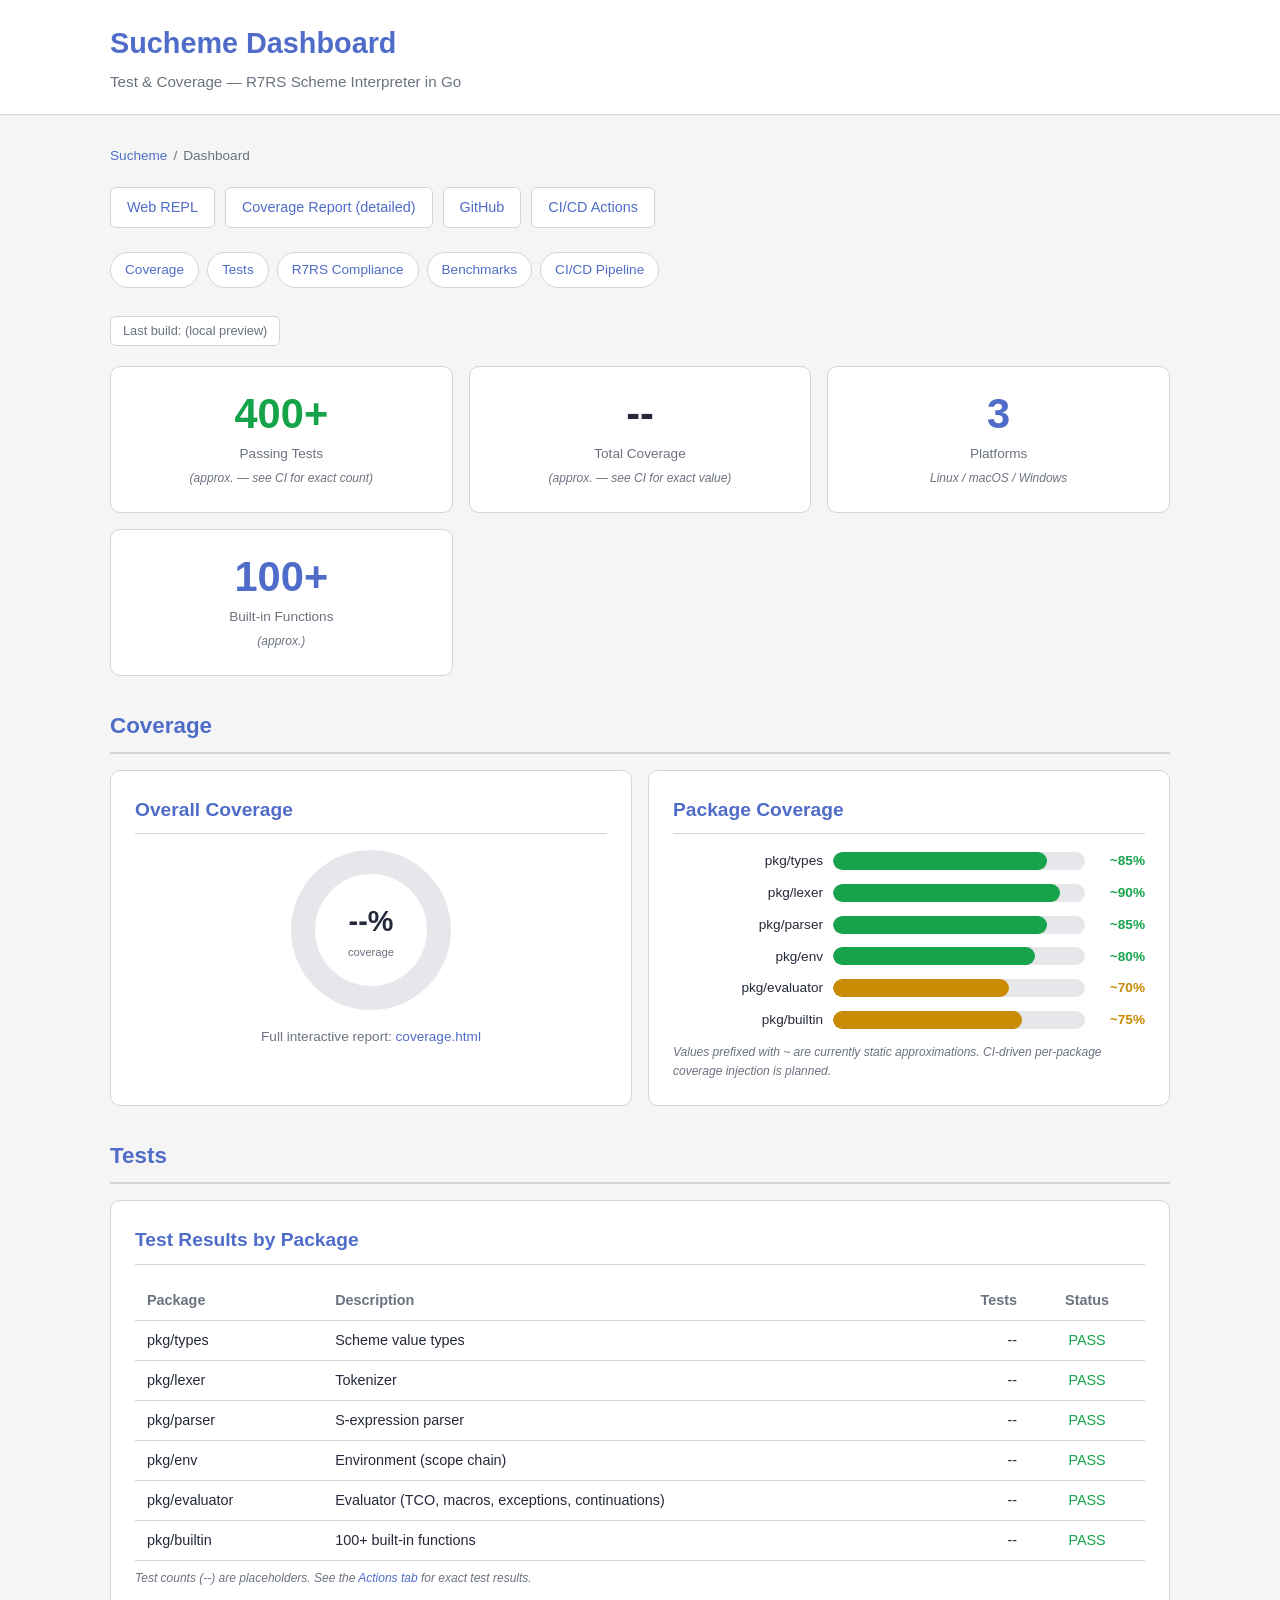
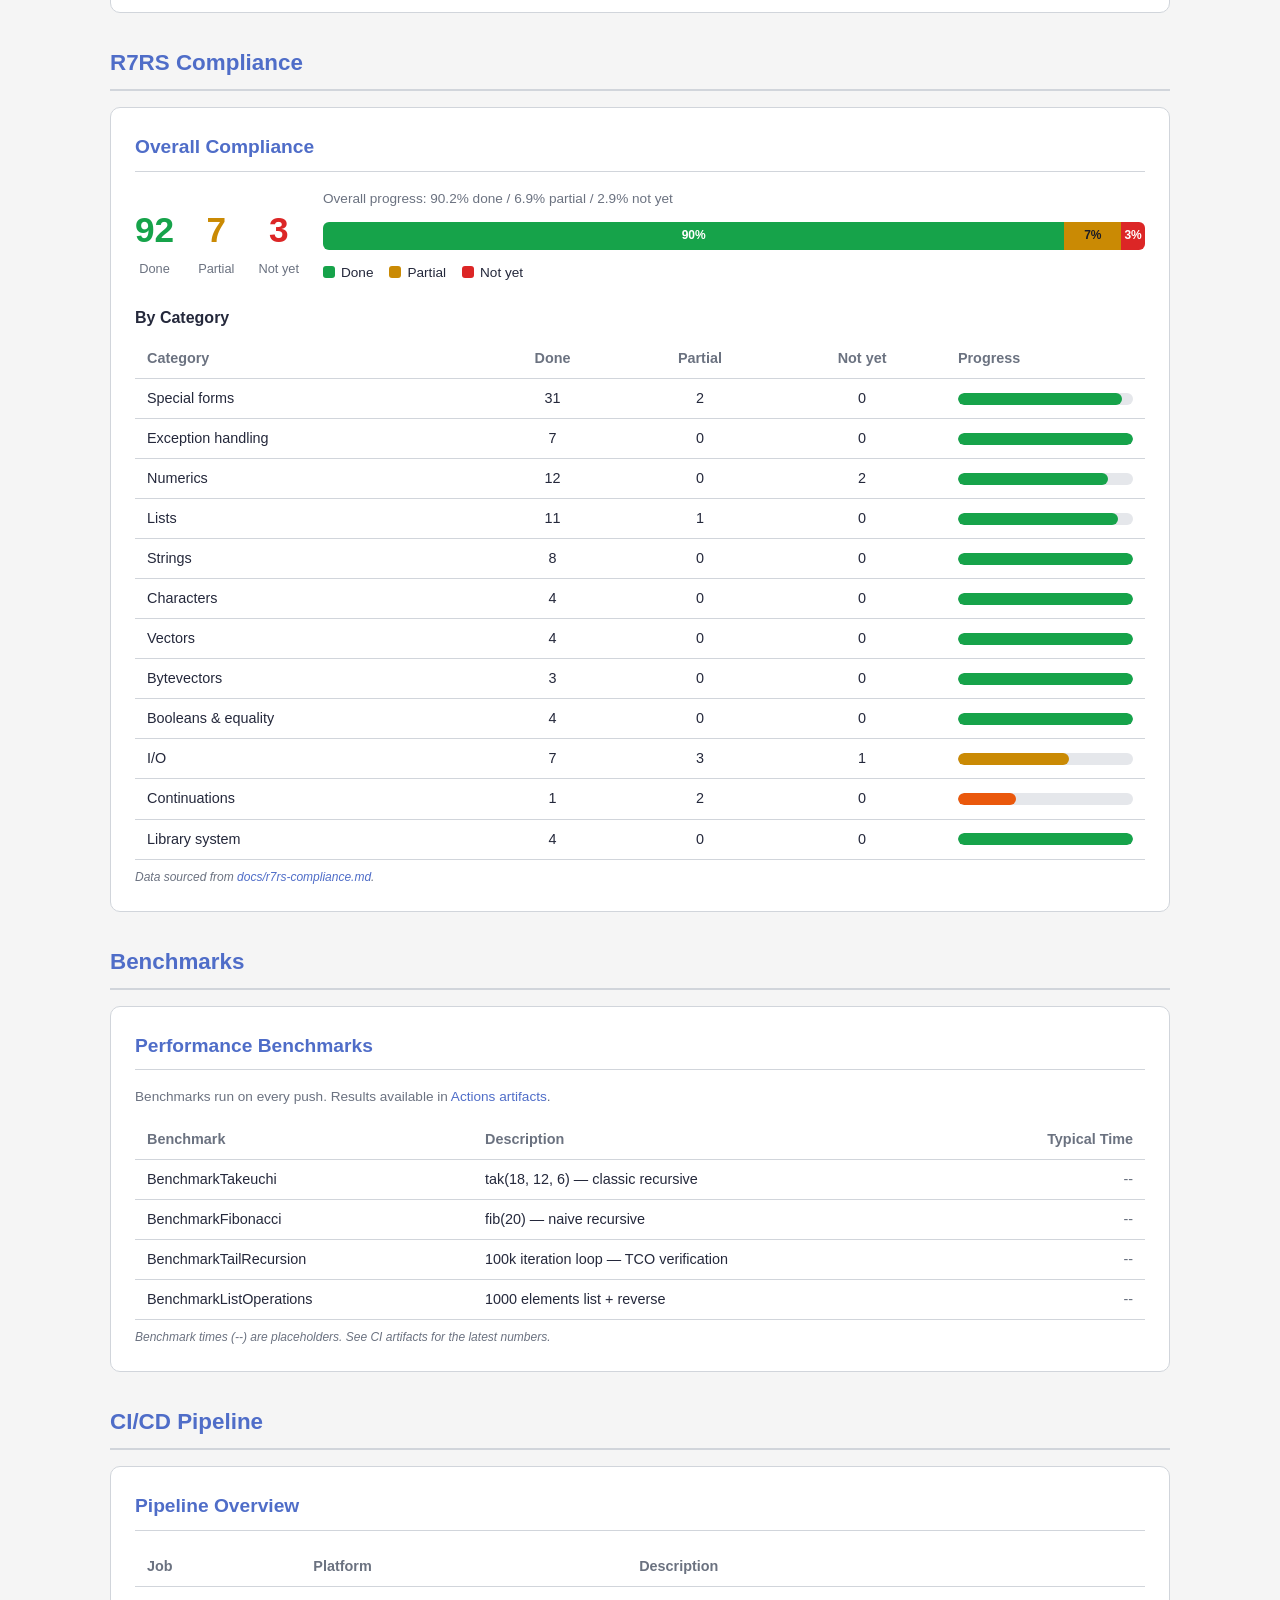
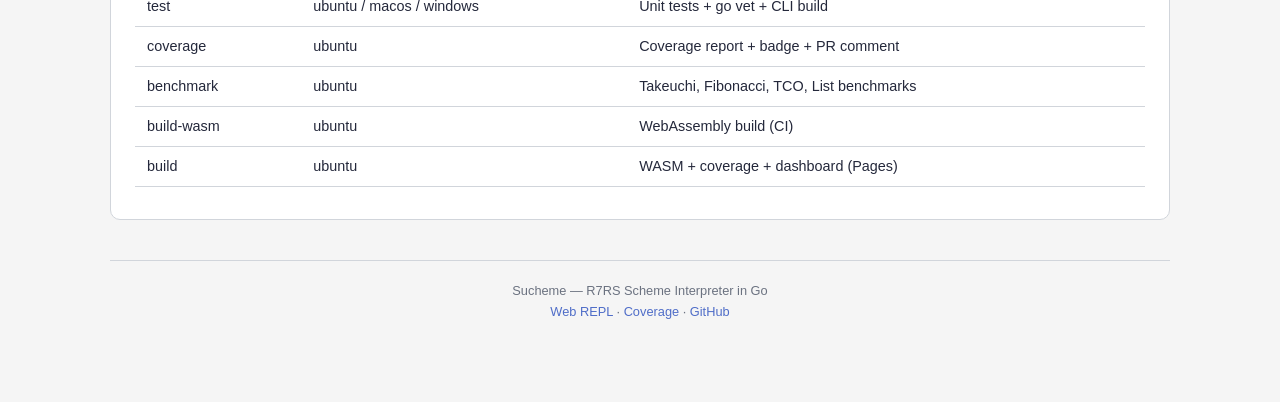
<file: web-ui/dashboard.html>
<!DOCTYPE html>
<html lang="en">
<head>
  <meta charset="utf-8">
  <meta name="viewport" content="width=device-width, initial-scale=1">
  <title>Sucheme - Test & Coverage Dashboard</title>
  <style>
    /* ===== Theme variables (based on Web UI style.css palette) ===== */
    :root {
      --bg-primary: #1a1b26;
      --bg-secondary: #24283b;
      --bg-card: #1f2335;
      --text-primary: #c0caf5;
      --text-secondary: #565f89;
      --text-accent: #7aa2f7;
      --text-result: #9ece6a;
      --text-error: #f7768e;
      --text-warn: #e0af68;
      --text-orange: #ff9e64;
      --border-color: #3b4261;
      --btn-bg: #7aa2f7;
      --btn-hover: #89b4fa;
      --btn-text: #1a1b26;
      --bar-track: #30363d;
      --green: #9ece6a;
      --yellow: #e0af68;
      --orange: #ff9e64;
      --red: #f7768e;
      --blue: #7aa2f7;
    }

    @media (prefers-color-scheme: light) {
      :root {
        --bg-primary: #f5f5f5;
        --bg-secondary: #ffffff;
        --bg-card: #ffffff;
        --text-primary: #24283b;
        --text-secondary: #6b7280;
        --text-accent: #4f6dc8;
        --text-result: #16a34a;
        --text-error: #dc2626;
        --text-warn: #ca8a04;
        --text-orange: #ea580c;
        --border-color: #d1d5db;
        --btn-bg: #4f6dc8;
        --btn-hover: #6b85d6;
        --btn-text: #ffffff;
        --bar-track: #e5e7eb;
        --green: #16a34a;
        --yellow: #ca8a04;
        --orange: #ea580c;
        --red: #dc2626;
        --blue: #4f6dc8;
      }
    }

    /* ===== Reset & Base ===== */
    *, *::before, *::after { box-sizing: border-box; margin: 0; padding: 0; }

    body {
      font-family: -apple-system, BlinkMacSystemFont, 'Segoe UI', Roboto, Helvetica, Arial, sans-serif;
      background: var(--bg-primary);
      color: var(--text-primary);
      min-height: 100vh;
      line-height: 1.6;
    }

    a { color: var(--text-accent); text-decoration: none; }
    a:hover { text-decoration: underline; }

    .container { max-width: 1100px; margin: 0 auto; padding: 0 20px 60px; }

    /* ===== Header ===== */
    .header {
      background: var(--bg-secondary);
      border-bottom: 1px solid var(--border-color);
      padding: 20px 0;
      margin-bottom: 30px;
    }
    .header-inner {
      max-width: 1100px;
      margin: 0 auto;
      padding: 0 20px;
    }
    .header h1 {
      font-size: 1.8em;
      color: var(--text-accent);
      margin-bottom: 4px;
    }
    .header .subtitle {
      color: var(--text-secondary);
      font-size: 0.95em;
    }

    /* ===== Breadcrumb ===== */
    .breadcrumb {
      display: flex;
      align-items: center;
      gap: 6px;
      font-size: 0.85em;
      color: var(--text-secondary);
      margin-bottom: 20px;
    }
    .breadcrumb a { color: var(--text-accent); }
    .breadcrumb .sep { color: var(--text-secondary); }

    /* ===== Nav links ===== */
    .nav-links {
      display: flex;
      flex-wrap: wrap;
      gap: 10px;
      margin-bottom: 24px;
    }
    .nav-links a {
      padding: 8px 16px;
      background: var(--bg-secondary);
      border: 1px solid var(--border-color);
      border-radius: 6px;
      font-size: 0.9em;
      transition: background 0.15s;
    }
    .nav-links a:hover { background: var(--border-color); text-decoration: none; }

    /* Page-internal anchors */
    .anchor-links {
      display: flex;
      flex-wrap: wrap;
      gap: 8px;
      margin-bottom: 28px;
    }
    .anchor-links a {
      padding: 6px 14px;
      background: var(--bg-card);
      border: 1px solid var(--border-color);
      border-radius: 20px;
      font-size: 0.85em;
    }
    .anchor-links a:hover { background: var(--border-color); text-decoration: none; }

    /* ===== Grid layout ===== */
    .grid {
      display: grid;
      grid-template-columns: repeat(auto-fit, minmax(260px, 1fr));
      gap: 16px;
      margin-bottom: 28px;
    }
    .grid-2col {
      display: grid;
      grid-template-columns: 1fr 1fr;
      gap: 16px;
      margin-bottom: 28px;
    }
    @media (max-width: 700px) {
      .grid-2col { grid-template-columns: 1fr; }
    }

    /* ===== Card ===== */
    .card {
      background: var(--bg-card);
      border: 1px solid var(--border-color);
      border-radius: 10px;
      padding: 24px;
    }
    .card h3 {
      color: var(--text-accent);
      font-size: 1.2em;
      margin-bottom: 16px;
      border-bottom: 1px solid var(--border-color);
      padding-bottom: 8px;
    }
    .card h4 {
      color: var(--text-primary);
      font-size: 1em;
      margin: 12px 0 8px;
    }

    /* ===== Utility classes (reduce inline styles) ===== */
    .muted-text {
      font-size: 0.85em;
      color: var(--text-secondary);
    }
    .card-note {
      font-size: 0.75em;
      color: var(--text-secondary);
      margin-top: 8px;
      font-style: italic;
    }
    .card-note-lg {
      font-size: 0.75em;
      color: var(--text-secondary);
      margin-top: 12px;
      font-style: italic;
    }
    .card-spaced {
      margin-bottom: 28px;
    }
    .text-right { text-align: right; }
    .text-center { text-align: center; }
    .r7rs-summary {
      display: flex;
      align-items: center;
      gap: 24px;
      flex-wrap: wrap;
      margin-bottom: 12px;
    }
    .r7rs-count {
      text-align: center;
    }
    .r7rs-count-value {
      font-size: 2.2em;
      font-weight: 700;
    }
    .r7rs-count-label {
      font-size: 0.8em;
      color: var(--text-secondary);
    }
    .r7rs-bar-area {
      flex: 1;
      min-width: 200px;
    }
    .bench-desc {
      margin-bottom: 12px;
    }
    .td-muted {
      color: var(--text-secondary);
    }
    .td-pass {
      color: var(--green);
    }

    /* ===== Stat cards (hero numbers) ===== */
    .stat-card {
      background: var(--bg-card);
      border: 1px solid var(--border-color);
      border-radius: 10px;
      padding: 24px;
      text-align: center;
    }
    .stat-value {
      font-size: 2.6em;
      font-weight: 700;
      line-height: 1.1;
    }
    .stat-label {
      color: var(--text-secondary);
      font-size: 0.85em;
      margin-top: 6px;
    }
    .stat-note {
      color: var(--text-secondary);
      font-size: 0.75em;
      margin-top: 4px;
      font-style: italic;
    }
    .color-green  { color: var(--green); }
    .color-blue   { color: var(--blue); }
    .color-yellow { color: var(--yellow); }
    .color-orange { color: var(--orange); }
    .color-red    { color: var(--red); }

    /* ===== Donut chart (CSS conic-gradient, set dynamically via minimal JS) ===== */
    .donut-container {
      display: flex;
      flex-direction: column;
      align-items: center;
      gap: 16px;
    }
    .donut {
      width: 160px;
      height: 160px;
      border-radius: 50%;
      position: relative;
      /* Default track background; JS overrides with colored conic-gradient when data is available */
      background: conic-gradient(var(--bar-track) 0turn 1turn);
    }
    .donut-hole {
      position: absolute;
      top: 24px; left: 24px;
      width: 112px; height: 112px;
      border-radius: 50%;
      background: var(--bg-card);
      display: flex;
      align-items: center;
      justify-content: center;
      flex-direction: column;
    }
    .donut-pct {
      font-size: 1.8em;
      font-weight: 700;
      color: var(--text-primary);
    }
    .donut-label {
      font-size: 0.7em;
      color: var(--text-secondary);
    }

    /* ===== Progress bars ===== */
    .progress-row {
      display: flex;
      align-items: center;
      gap: 10px;
      margin-bottom: 10px;
    }
    .progress-name {
      flex: 0 0 150px;
      font-size: 0.85em;
      text-align: right;
      color: var(--text-primary);
      overflow: hidden;
      text-overflow: ellipsis;
      white-space: nowrap;
    }
    .progress-bar-track {
      flex: 1;
      height: 18px;
      background: var(--bar-track);
      border-radius: 9px;
      overflow: hidden;
      position: relative;
    }
    .progress-bar-fill {
      height: 100%;
      border-radius: 9px;
      transition: width 0.5s ease;
    }
    .progress-pct {
      flex: 0 0 50px;
      font-size: 0.85em;
      font-weight: 600;
      text-align: right;
    }

    /* Progress bar color classes */
    .bar-green  { background: var(--green); }
    .bar-yellow { background: var(--yellow); }
    .bar-orange { background: var(--orange); }
    .bar-red    { background: var(--red); }
    .pct-green  { color: var(--green); }
    .pct-yellow { color: var(--yellow); }
    .pct-orange { color: var(--orange); }
    .pct-red    { color: var(--red); }
    .progress-bar-sm { height: 12px; }
    .bg-green  { background: var(--green); }
    .bg-yellow { background: var(--yellow); }
    .bg-red    { background: var(--red); }

    /* ===== Tables ===== */
    table { width: 100%; border-collapse: collapse; margin: 8px 0; }
    th, td { text-align: left; padding: 8px 12px; border-bottom: 1px solid var(--border-color); font-size: 0.9em; }
    th { color: var(--text-secondary); font-weight: 600; }

    /* ===== R7RS compliance stacked bar ===== */
    .stacked-bar {
      display: flex;
      height: 28px;
      border-radius: 6px;
      overflow: hidden;
      margin: 12px 0;
    }
    .stacked-bar > div { display: flex; align-items: center; justify-content: center; font-size: 0.75em; font-weight: 600; color: #fff; }
    .stacked-done    { background: var(--green); }
    .stacked-partial { background: var(--yellow); color: #1a1b26 !important; }
    .stacked-none    { background: var(--red); }

    .legend {
      display: flex;
      gap: 16px;
      flex-wrap: wrap;
      margin: 10px 0;
    }
    .legend-item {
      display: flex;
      align-items: center;
      gap: 6px;
      font-size: 0.85em;
    }
    .legend-dot {
      width: 12px;
      height: 12px;
      border-radius: 3px;
    }

    /* ===== Footer ===== */
    .footer {
      margin-top: 40px;
      padding: 20px 0;
      border-top: 1px solid var(--border-color);
      text-align: center;
      font-size: 0.8em;
      color: var(--text-secondary);
    }

    /* ===== Section heading ===== */
    .section-heading {
      color: var(--text-accent);
      font-size: 1.4em;
      margin: 32px 0 16px;
      padding-bottom: 8px;
      border-bottom: 2px solid var(--border-color);
      scroll-margin-top: 20px;
    }

    /* ===== Timestamp ===== */
    .timestamp {
      display: inline-block;
      background: var(--bg-secondary);
      border: 1px solid var(--border-color);
      border-radius: 6px;
      padding: 4px 12px;
      font-size: 0.8em;
      color: var(--text-secondary);
      margin-bottom: 20px;
    }
  </style>
</head>
<body>

  <!-- ===== Header ===== -->
  <div class="header">
    <div class="header-inner">
      <h1>Sucheme Dashboard</h1>
      <p class="subtitle">Test & Coverage &mdash; R7RS Scheme Interpreter in Go</p>
    </div>
  </div>

  <div class="container">

    <!-- Breadcrumb -->
    <nav class="breadcrumb" aria-label="Breadcrumb">
      <a href="index.html">Sucheme</a>
      <span class="sep">/</span>
      <span>Dashboard</span>
    </nav>

    <!-- Navigation links -->
    <div class="nav-links">
      <a href="index.html">Web REPL</a>
      <a href="coverage.html">Coverage Report (detailed)</a>
      <a href="https://github.com/suchi/sucheme-go">GitHub</a>
      <a href="https://github.com/suchi/sucheme-go/actions">CI/CD Actions</a>
    </div>

    <!-- Page-internal anchors -->
    <div class="anchor-links">
      <a href="#coverage">Coverage</a>
      <a href="#tests">Tests</a>
      <a href="#r7rs">R7RS Compliance</a>
      <a href="#benchmarks">Benchmarks</a>
      <a href="#cicd">CI/CD Pipeline</a>
    </div>

    <!-- Timestamp: injected by CI in pages.yml (see that file for implementation) -->
    <div class="timestamp" id="build-timestamp">Last build: __BUILD_TIMESTAMP__</div>

    <!-- ============================================================= -->
    <!-- Hero stat cards                                                -->
    <!-- ============================================================= -->
    <div class="grid">
      <div class="stat-card">
        <!-- TODO (CI integration): inject real test count via pages.yml using id="stat-tests" -->
        <div class="stat-value color-green" id="stat-tests">400+</div>
        <div class="stat-label">Passing Tests</div>
        <div class="stat-note">(approx. &mdash; see CI for exact count)</div>
      </div>
      <div class="stat-card">
        <!-- Coverage %: injected by CI in pages.yml -->
        <div class="stat-value" id="stat-coverage">--</div>
        <div class="stat-label">Total Coverage</div>
        <div class="stat-note">(approx. &mdash; see CI for exact value)</div>
      </div>
      <div class="stat-card">
        <div class="stat-value color-blue">3</div>
        <div class="stat-label">Platforms</div>
        <div class="stat-note">Linux / macOS / Windows</div>
      </div>
      <div class="stat-card">
        <!-- Static approximation -->
        <div class="stat-value color-blue">100+</div>
        <div class="stat-label">Built-in Functions</div>
        <div class="stat-note">(approx.)</div>
      </div>
    </div>

    <!-- ============================================================= -->
    <!-- SECTION: Coverage                                              -->
    <!-- ============================================================= -->
    <h2 class="section-heading" id="coverage">Coverage</h2>

    <div class="grid-2col">
      <!-- Donut chart -->
      <div class="card">
        <h3>Overall Coverage</h3>
        <div class="donut-container">
          <!-- Overall coverage: injected by CI in pages.yml -->
          <div class="donut" id="donut-chart">
            <div class="donut-hole">
              <span class="donut-pct" id="donut-pct">--%</span>
              <span class="donut-label">coverage</span>
            </div>
          </div>
          <p class="muted-text">
            Full interactive report: <a href="coverage.html">coverage.html</a>
          </p>
        </div>
      </div>

      <!-- Per-package progress bars -->
      <div class="card">
        <h3>Package Coverage</h3>
        <!-- TODO (CI integration): inject per-package coverage via pages.yml -->
        <div id="pkg-coverage-bars">
          <!-- These values are approximate defaults; CI should overwrite them -->
          <div class="progress-row">
            <span class="progress-name">pkg/types</span>
            <div class="progress-bar-track"><div class="progress-bar-fill bar-green" style="width:85%" id="cov-types"></div></div>
            <span class="progress-pct pct-green">~85%</span>
          </div>
          <div class="progress-row">
            <span class="progress-name">pkg/lexer</span>
            <div class="progress-bar-track"><div class="progress-bar-fill bar-green" style="width:90%" id="cov-lexer"></div></div>
            <span class="progress-pct pct-green">~90%</span>
          </div>
          <div class="progress-row">
            <span class="progress-name">pkg/parser</span>
            <div class="progress-bar-track"><div class="progress-bar-fill bar-green" style="width:85%" id="cov-parser"></div></div>
            <span class="progress-pct pct-green">~85%</span>
          </div>
          <div class="progress-row">
            <span class="progress-name">pkg/env</span>
            <div class="progress-bar-track"><div class="progress-bar-fill bar-green" style="width:80%" id="cov-env"></div></div>
            <span class="progress-pct pct-green">~80%</span>
          </div>
          <div class="progress-row">
            <span class="progress-name">pkg/evaluator</span>
            <div class="progress-bar-track"><div class="progress-bar-fill bar-yellow" style="width:70%" id="cov-evaluator"></div></div>
            <span class="progress-pct pct-yellow">~70%</span>
          </div>
          <div class="progress-row">
            <span class="progress-name">pkg/builtin</span>
            <div class="progress-bar-track"><div class="progress-bar-fill bar-yellow" style="width:75%" id="cov-builtin"></div></div>
            <span class="progress-pct pct-yellow">~75%</span>
          </div>
        </div>
        <p class="card-note-lg">
          Values prefixed with ~ are currently static approximations. CI-driven per-package coverage injection is planned.
        </p>
      </div>
    </div>

    <!-- ============================================================= -->
    <!-- SECTION: Tests                                                 -->
    <!-- ============================================================= -->
    <h2 class="section-heading" id="tests">Tests</h2>

    <div class="card card-spaced">
      <h3>Test Results by Package</h3>
      <!-- TODO (CI integration): inject per-package test counts via pages.yml -->
      <table>
        <thead>
          <tr>
            <th>Package</th>
            <th>Description</th>
            <th class="text-right">Tests</th>
            <th class="text-center">Status</th>
          </tr>
        </thead>
        <tbody id="test-table-body">
          <tr>
            <td>pkg/types</td>
            <td>Scheme value types</td>
            <td class="text-right">--</td>
            <td class="text-center td-pass">PASS</td>
          </tr>
          <tr>
            <td>pkg/lexer</td>
            <td>Tokenizer</td>
            <td class="text-right">--</td>
            <td class="text-center td-pass">PASS</td>
          </tr>
          <tr>
            <td>pkg/parser</td>
            <td>S-expression parser</td>
            <td class="text-right">--</td>
            <td class="text-center td-pass">PASS</td>
          </tr>
          <tr>
            <td>pkg/env</td>
            <td>Environment (scope chain)</td>
            <td class="text-right">--</td>
            <td class="text-center td-pass">PASS</td>
          </tr>
          <tr>
            <td>pkg/evaluator</td>
            <td>Evaluator (TCO, macros, exceptions, continuations)</td>
            <td class="text-right">--</td>
            <td class="text-center td-pass">PASS</td>
          </tr>
          <tr>
            <td>pkg/builtin</td>
            <td>100+ built-in functions</td>
            <td class="text-right">--</td>
            <td class="text-center td-pass">PASS</td>
          </tr>
        </tbody>
      </table>
      <p class="card-note">
        Test counts (--) are placeholders. See the
        <a href="https://github.com/suchi/sucheme-go/actions">Actions tab</a>
        for exact test results.
      </p>
    </div>

    <!-- ============================================================= -->
    <!-- SECTION: R7RS Compliance                                       -->
    <!-- ============================================================= -->
    <h2 class="section-heading" id="r7rs">R7RS Compliance</h2>

    <div class="card card-spaced">
      <h3>Overall Compliance</h3>

      <!-- Counts from docs/r7rs-compliance.md: 92 done, 7 partial, 3 not yet = 102 unique items -->
      <!-- Note: dynamic-wind, define-library, import appear in multiple categories but counted once -->
      <!-- TODO: Consider generating these counts from r7rs-compliance.md via a build script to prevent drift -->
      <div class="r7rs-summary">
        <div class="r7rs-count">
          <div class="r7rs-count-value color-green">92</div>
          <div class="r7rs-count-label">Done</div>
        </div>
        <div class="r7rs-count">
          <div class="r7rs-count-value color-yellow">7</div>
          <div class="r7rs-count-label">Partial</div>
        </div>
        <div class="r7rs-count">
          <div class="r7rs-count-value color-red">3</div>
          <div class="r7rs-count-label">Not yet</div>
        </div>
        <div class="r7rs-bar-area">
          <div class="muted-text" style="margin-bottom:4px;">Overall progress: 90.2% done / 6.9% partial / 2.9% not yet</div>
          <div class="stacked-bar">
            <div class="stacked-done" style="width:90.2%;">90%</div>
            <div class="stacked-partial" style="width:6.9%;">7%</div>
            <div class="stacked-none" style="width:2.9%;">3%</div>
          </div>
          <div class="legend">
            <div class="legend-item"><div class="legend-dot bg-green"></div> Done</div>
            <div class="legend-item"><div class="legend-dot bg-yellow"></div> Partial</div>
            <div class="legend-item"><div class="legend-dot bg-red"></div> Not yet</div>
          </div>
        </div>
      </div>

      <h4>By Category</h4>
      <table>
        <thead>
          <tr>
            <th>Category</th>
            <th class="text-center">Done</th>
            <th class="text-center">Partial</th>
            <th class="text-center">Not yet</th>
            <th>Progress</th>
          </tr>
        </thead>
        <tbody>
          <!-- Data extracted from docs/r7rs-compliance.md -->
          <tr>
            <td>Special forms</td>
            <td class="text-center">31</td>
            <td class="text-center">2</td>
            <td class="text-center">0</td>
            <td>
              <div class="progress-bar-track progress-bar-sm">
                <div class="progress-bar-fill bar-green" style="width:93.9%;"></div>
              </div>
            </td>
          </tr>
          <tr>
            <td>Exception handling</td>
            <td class="text-center">7</td>
            <td class="text-center">0</td>
            <td class="text-center">0</td>
            <td>
              <div class="progress-bar-track progress-bar-sm">
                <div class="progress-bar-fill bar-green" style="width:100%;"></div>
              </div>
            </td>
          </tr>
          <tr>
            <td>Numerics</td>
            <td class="text-center">12</td>
            <td class="text-center">0</td>
            <td class="text-center">2</td>
            <td>
              <div class="progress-bar-track progress-bar-sm">
                <div class="progress-bar-fill bar-green" style="width:85.7%;"></div>
              </div>
            </td>
          </tr>
          <tr>
            <td>Lists</td>
            <td class="text-center">11</td>
            <td class="text-center">1</td>
            <td class="text-center">0</td>
            <td>
              <div class="progress-bar-track progress-bar-sm">
                <div class="progress-bar-fill bar-green" style="width:91.7%;"></div>
              </div>
            </td>
          </tr>
          <tr>
            <td>Strings</td>
            <td class="text-center">8</td>
            <td class="text-center">0</td>
            <td class="text-center">0</td>
            <td>
              <div class="progress-bar-track progress-bar-sm">
                <div class="progress-bar-fill bar-green" style="width:100%;"></div>
              </div>
            </td>
          </tr>
          <tr>
            <td>Characters</td>
            <td class="text-center">4</td>
            <td class="text-center">0</td>
            <td class="text-center">0</td>
            <td>
              <div class="progress-bar-track progress-bar-sm">
                <div class="progress-bar-fill bar-green" style="width:100%;"></div>
              </div>
            </td>
          </tr>
          <tr>
            <td>Vectors</td>
            <td class="text-center">4</td>
            <td class="text-center">0</td>
            <td class="text-center">0</td>
            <td>
              <div class="progress-bar-track progress-bar-sm">
                <div class="progress-bar-fill bar-green" style="width:100%;"></div>
              </div>
            </td>
          </tr>
          <tr>
            <td>Bytevectors</td>
            <td class="text-center">3</td>
            <td class="text-center">0</td>
            <td class="text-center">0</td>
            <td>
              <div class="progress-bar-track progress-bar-sm">
                <div class="progress-bar-fill bar-green" style="width:100%;"></div>
              </div>
            </td>
          </tr>
          <tr>
            <td>Booleans & equality</td>
            <td class="text-center">4</td>
            <td class="text-center">0</td>
            <td class="text-center">0</td>
            <td>
              <div class="progress-bar-track progress-bar-sm">
                <div class="progress-bar-fill bar-green" style="width:100%;"></div>
              </div>
            </td>
          </tr>
          <tr>
            <td>I/O</td>
            <td class="text-center">7</td>
            <td class="text-center">3</td>
            <td class="text-center">1</td>
            <td>
              <div class="progress-bar-track progress-bar-sm">
                <div class="progress-bar-fill bar-yellow" style="width:63.6%;"></div>
              </div>
            </td>
          </tr>
          <tr>
            <td>Continuations</td>
            <td class="text-center">1</td>
            <td class="text-center">2</td>
            <td class="text-center">0</td>
            <td>
              <div class="progress-bar-track progress-bar-sm">
                <div class="progress-bar-fill bar-orange" style="width:33.3%;"></div>
              </div>
            </td>
          </tr>
          <tr>
            <td>Library system</td>
            <td class="text-center">4</td>
            <td class="text-center">0</td>
            <td class="text-center">0</td>
            <td>
              <div class="progress-bar-track progress-bar-sm">
                <div class="progress-bar-fill bar-green" style="width:100%;"></div>
              </div>
            </td>
          </tr>
        </tbody>
      </table>
      <p class="card-note">
        Data sourced from <a href="https://github.com/suchi/sucheme-go/blob/main/docs/r7rs-compliance.md">docs/r7rs-compliance.md</a>.
      </p>
    </div>

    <!-- ============================================================= -->
    <!-- SECTION: Benchmarks                                            -->
    <!-- ============================================================= -->
    <h2 class="section-heading" id="benchmarks">Benchmarks</h2>

    <div class="card card-spaced">
      <h3>Performance Benchmarks</h3>
      <p class="muted-text bench-desc">
        Benchmarks run on every push. Results available in
        <a href="https://github.com/suchi/sucheme-go/actions/workflows/ci.yml">Actions artifacts</a>.
      </p>
      <table>
        <thead>
          <tr>
            <th>Benchmark</th>
            <th>Description</th>
            <th class="text-right">Typical Time</th>
          </tr>
        </thead>
        <tbody>
          <tr>
            <td>BenchmarkTakeuchi</td>
            <td>tak(18, 12, 6) &mdash; classic recursive</td>
            <td class="text-right td-muted">--</td>
          </tr>
          <tr>
            <td>BenchmarkFibonacci</td>
            <td>fib(20) &mdash; naive recursive</td>
            <td class="text-right td-muted">--</td>
          </tr>
          <tr>
            <td>BenchmarkTailRecursion</td>
            <td>100k iteration loop &mdash; TCO verification</td>
            <td class="text-right td-muted">--</td>
          </tr>
          <tr>
            <td>BenchmarkListOperations</td>
            <td>1000 elements list + reverse</td>
            <td class="text-right td-muted">--</td>
          </tr>
        </tbody>
      </table>
      <p class="card-note">
        Benchmark times (--) are placeholders. See CI artifacts for the latest numbers.
      </p>
    </div>

    <!-- ============================================================= -->
    <!-- SECTION: CI/CD Pipeline                                        -->
    <!-- ============================================================= -->
    <h2 class="section-heading" id="cicd">CI/CD Pipeline</h2>

    <div class="card card-spaced">
      <h3>Pipeline Overview</h3>
      <table>
        <thead>
          <tr>
            <th>Job</th>
            <th>Platform</th>
            <th>Description</th>
          </tr>
        </thead>
        <tbody>
          <tr>
            <td>test</td>
            <td>ubuntu / macos / windows</td>
            <td>Unit tests + go vet + CLI build</td>
          </tr>
          <tr>
            <td>coverage</td>
            <td>ubuntu</td>
            <td>Coverage report + badge + PR comment</td>
          </tr>
          <tr>
            <td>benchmark</td>
            <td>ubuntu</td>
            <td>Takeuchi, Fibonacci, TCO, List benchmarks</td>
          </tr>
          <tr>
            <td>build-wasm</td>
            <td>ubuntu</td>
            <td>WebAssembly build (CI)</td>
          </tr>
          <tr>
            <td>build</td>
            <td>ubuntu</td>
            <td>WASM + coverage + dashboard (Pages)</td>
          </tr>
        </tbody>
      </table>
    </div>

    <!-- Footer -->
    <div class="footer">
      <p>Sucheme &mdash; R7RS Scheme Interpreter in Go</p>
      <p>
        <a href="index.html">Web REPL</a> &middot;
        <a href="coverage.html">Coverage</a> &middot;
        <a href="https://github.com/suchi/sucheme-go">GitHub</a>
      </p>
    </div>
  </div>

  <!-- ===== Minimal JS: sets donut chart conic-gradient and coverage stat color dynamically ===== -->
  <script>
    (function() {
      // Overall coverage percentage.
      // CI replaces the coverage placeholder with the real value in pages.yml.
      // Uses conic-gradient (CSS) with minimal JS to set the dynamic value.
      var raw = '__COVERAGE_PCT__';
      var pct = parseFloat(raw);
      var isValid = !isNaN(pct);

      // Clamp to 0-100 range for safe rendering
      if (isValid) pct = Math.max(0, Math.min(100, pct));

      if (isValid) {
        // Determine color class based on coverage threshold
        var colorClass = pct >= 80 ? 'color-green' : pct >= 60 ? 'color-yellow' : pct >= 40 ? 'color-orange' : 'color-red';

        // Update stat card with dynamic color
        var statCov = document.getElementById('stat-coverage');
        if (statCov) {
          statCov.textContent = pct.toFixed(1) + '%';
          statCov.className = 'stat-value ' + colorClass;
        }

        // Update donut chart (CSS conic-gradient, set dynamically via JS)
        var donut = document.getElementById('donut-chart');
        var donutPct = document.getElementById('donut-pct');
        if (donut) {
          var color = pct >= 80 ? 'var(--green)' : pct >= 60 ? 'var(--yellow)' : pct >= 40 ? 'var(--orange)' : 'var(--red)';
          donut.style.background = 'conic-gradient(' + color + ' 0% ' + pct + '%, var(--bar-track) ' + pct + '% 100%)';
        }
        if (donutPct) donutPct.textContent = pct.toFixed(1) + '%';
      } else {
        // Coverage value was not injected by CI (local preview).
        // Leave stat and donut displays as '--' (their HTML default).
        // Do NOT fall back to a fake number — that would be misleading.
        var statCov = document.getElementById('stat-coverage');
        if (statCov) statCov.textContent = '--';
        var donutPct = document.getElementById('donut-pct');
        if (donutPct) donutPct.textContent = '--%';
      }

      // Timestamp: detect if CI did not replace the placeholder
      var tsEl = document.getElementById('build-timestamp');
      if (tsEl && tsEl.textContent.indexOf('__BUILD_TIMESTAMP__') !== -1) {
        tsEl.textContent = 'Last build: (local preview)';
      }
    })();
  </script>
</body>
</html>
</file>
